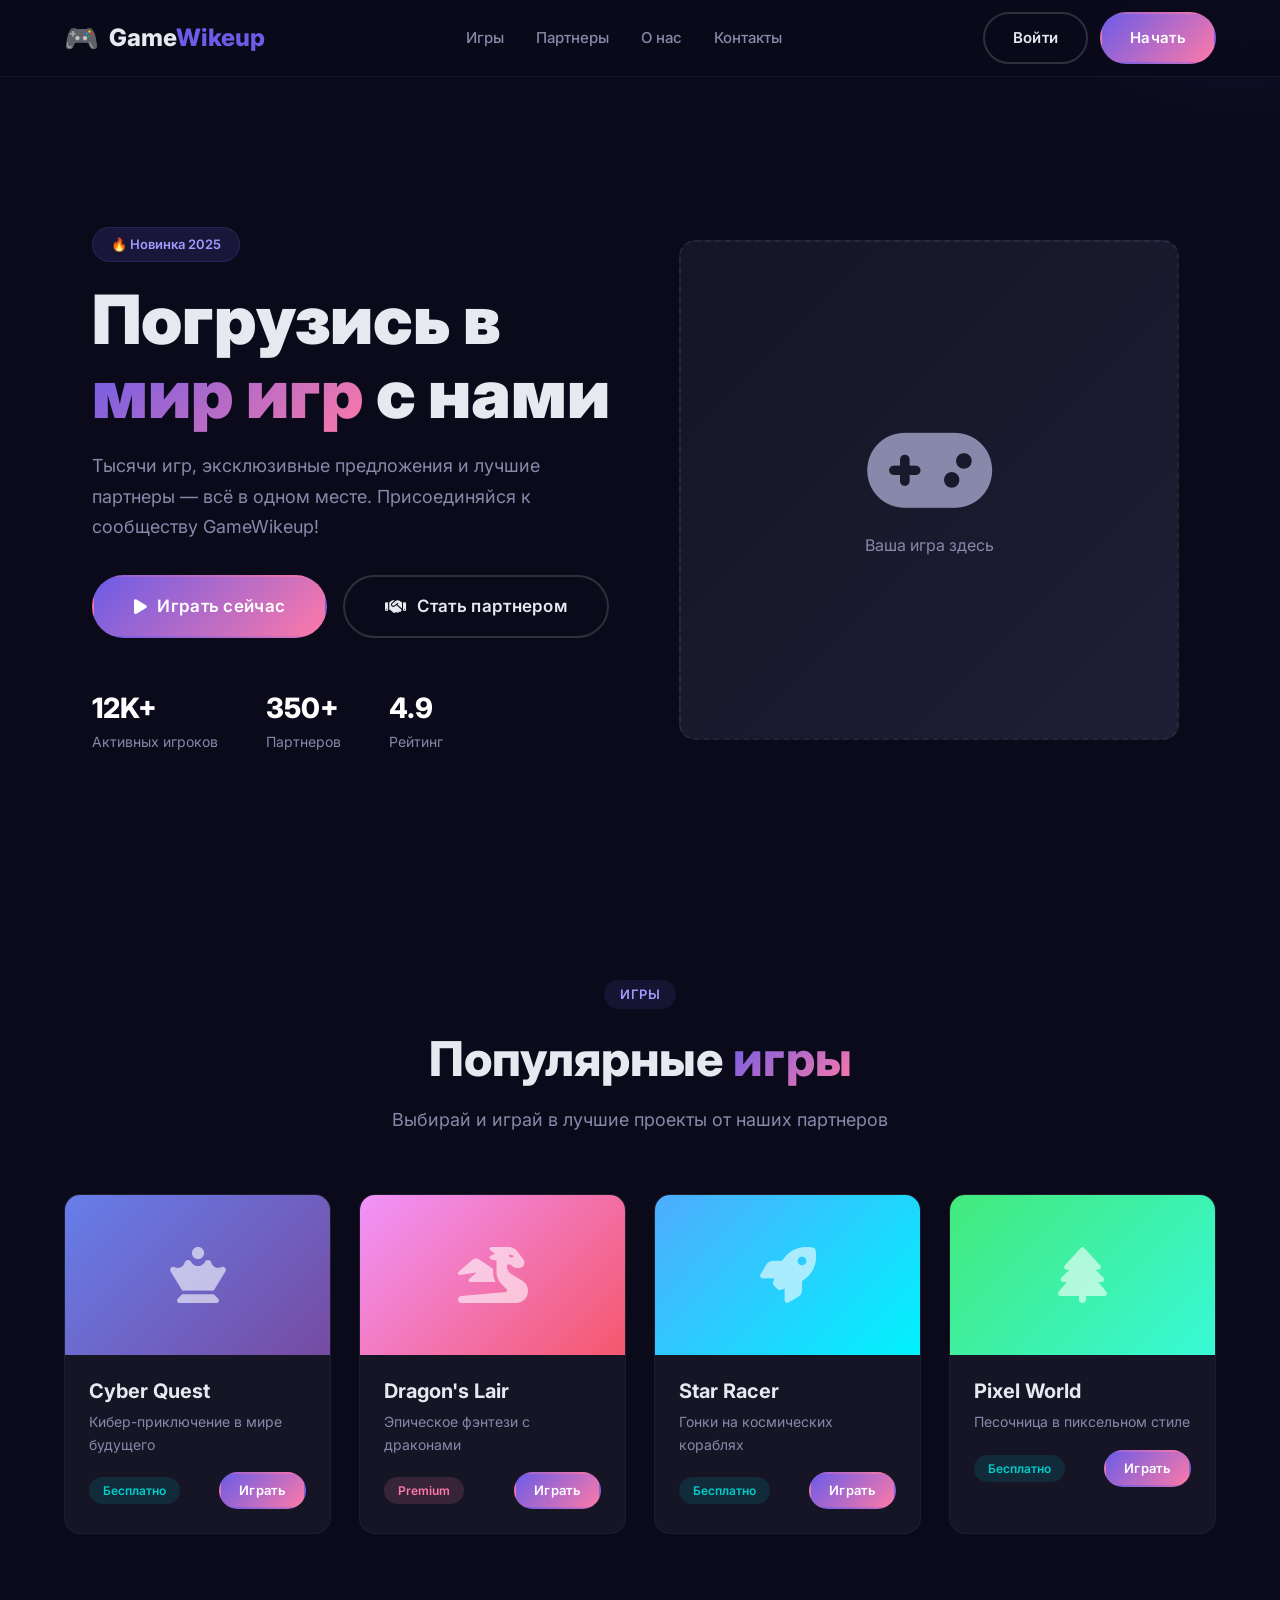
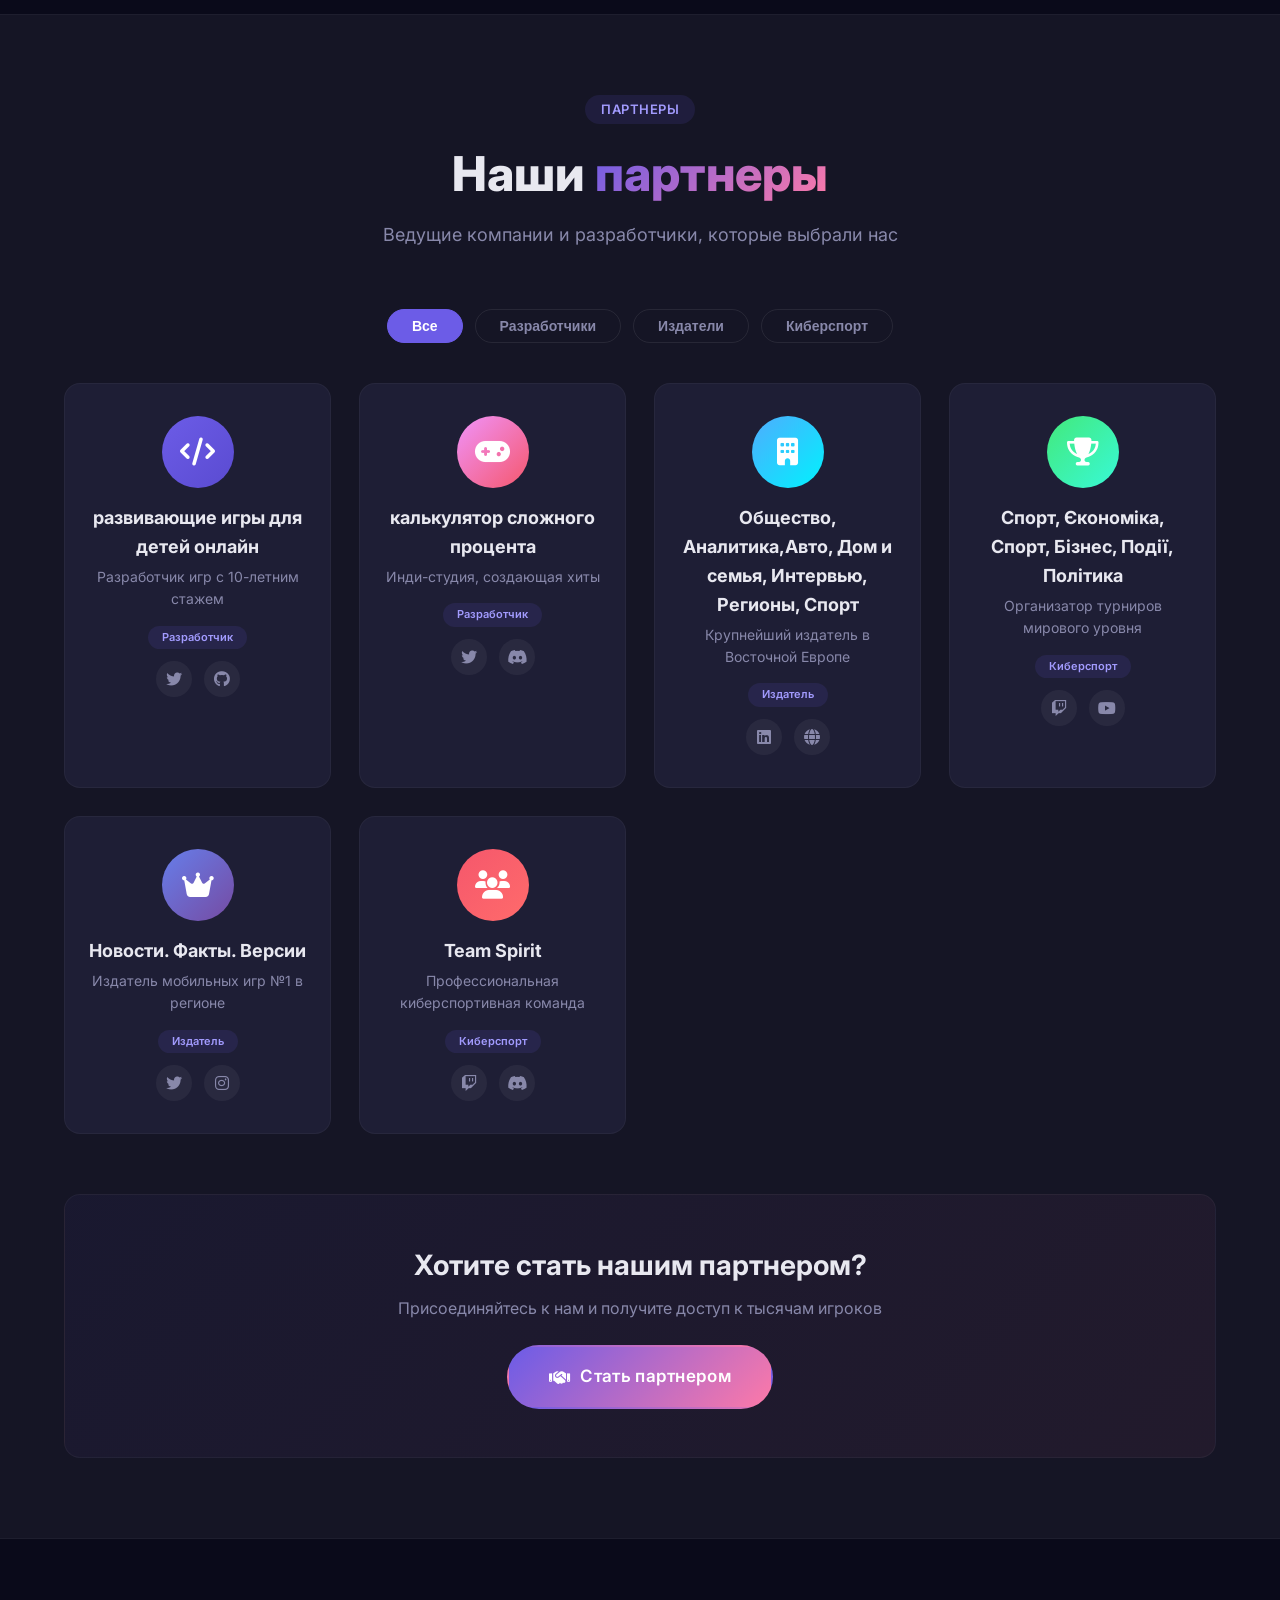
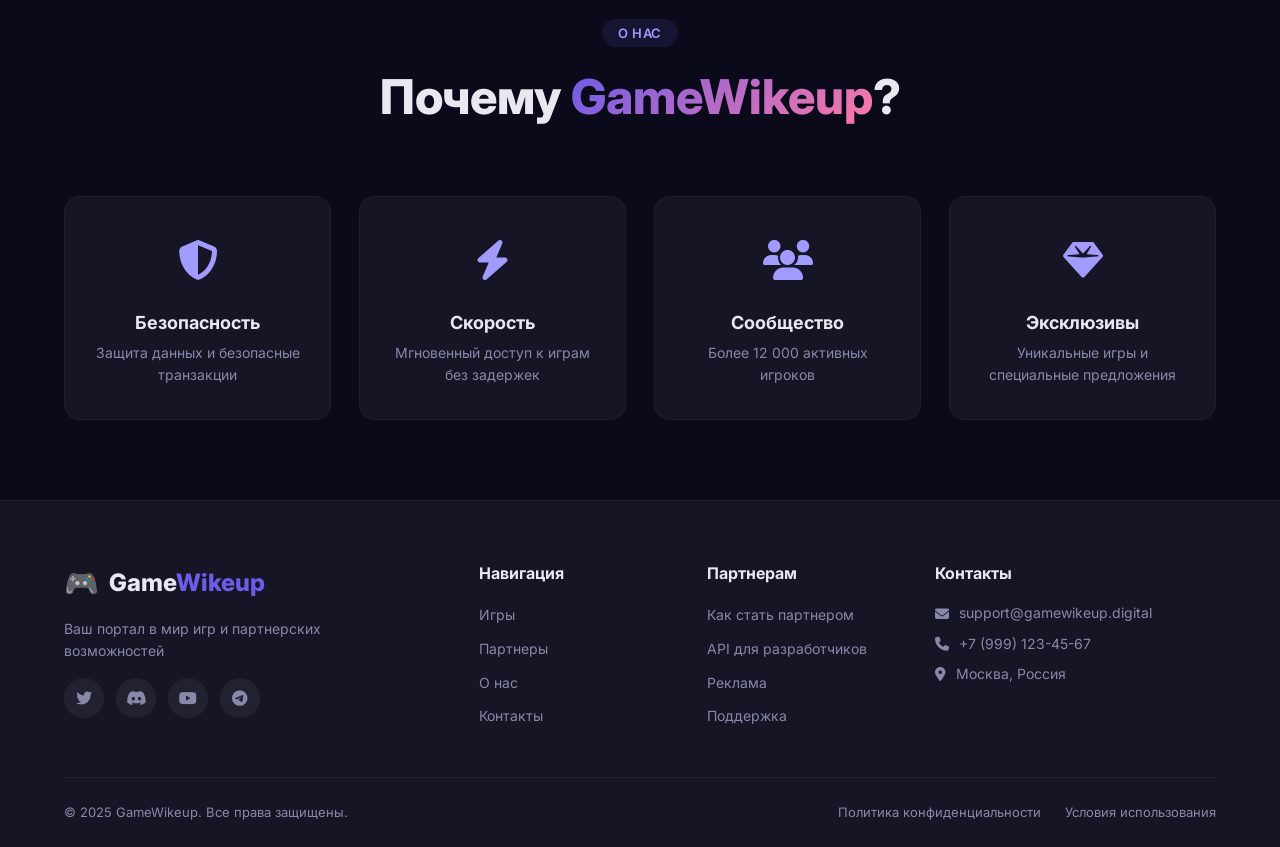
<file: index.html>
<!DOCTYPE html>
<html lang="ru">
<head>
    <meta charset="UTF-8" />
    <meta name="viewport" content="width=device-width, initial-scale=1.0" />
    <title>GameWikeup — Игровой портал</title>
    <link rel="stylesheet" href="style.css" />
    <link href="https://fonts.googleapis.com/css2?family=Inter:wght@400;500;600;700;800;900&display=swap" rel="stylesheet" />
    <link rel="stylesheet" href="https://cdnjs.cloudflare.com/ajax/libs/font-awesome/6.5.0/css/all.min.css" />
</head>
<body>

    <!-- ===== HEADER / НАВИГАЦИЯ ===== -->
    <header>
        <div class="container">
            <div class="logo">
                <span class="logo-icon">🎮</span>
                <span class="logo-text">Game<span>Wikeup</span></span>
            </div>
            <nav>
                <ul>
                    <li><a href="#games">Игры</a></li>
                    <li><a href="#partners">Партнеры</a></li>
                    <li><a href="#about">О нас</a></li>
                    <li><a href="#contact">Контакты</a></li>
                </ul>
            </nav>
            <div class="header-actions">
                <a href="#" class="btn btn-outline">Войти</a>
                <a href="#" class="btn btn-primary">Начать</a>
            </div>
            <button class="mobile-menu-btn" id="mobileMenuBtn">
                <i class="fas fa-bars"></i>
            </button>
        </div>
    </header>

    <!-- ===== HERO ===== -->
    <section class="hero">
        <div class="container">
            <div class="hero-content">
                <span class="hero-badge">🔥 Новинка 2025</span>
                <h1>Погрузись в <br /><span>мир игр</span> с нами</h1>
                <p>
                    Тысячи игр, эксклюзивные предложения и лучшие партнеры — 
                    всё в одном месте. Присоединяйся к сообществу GameWikeup!
                </p>
                <div class="hero-buttons">
                    <a href="#" class="btn btn-primary btn-large">
                        <i class="fas fa-play"></i> Играть сейчас
                    </a>
                    <a href="#partners" class="btn btn-outline btn-large">
                        <i class="fas fa-handshake"></i> Стать партнером
                    </a>
                </div>
                <div class="hero-stats">
                    <div class="stat">
                        <span class="stat-number">12K+</span>
                        <span class="stat-label">Активных игроков</span>
                    </div>
                    <div class="stat">
                        <span class="stat-number">350+</span>
                        <span class="stat-label">Партнеров</span>
                    </div>
                    <div class="stat">
                        <span class="stat-number">4.9</span>
                        <span class="stat-label">Рейтинг</span>
                    </div>
                </div>
            </div>
            <div class="hero-image">
                <div class="hero-image-placeholder">
                    <i class="fas fa-gamepad"></i>
                    <span>Ваша игра здесь</span>
                </div>
            </div>
        </div>
    </section>

    <!-- ===== GAMES SECTION ===== -->
    <section class="games" id="games">
        <div class="container">
            <div class="section-header">
                <span class="section-tag">Игры</span>
                <h2>Популярные <span>игры</span></h2>
                <p>Выбирай и играй в лучшие проекты от наших партнеров</p>
            </div>
            <div class="games-grid">
                <div class="game-card">
                    <div class="game-card-image" style="background: linear-gradient(135deg, #667eea 0%, #764ba2 100%);">
                        <i class="fas fa-chess-queen"></i>
                    </div>
                    <div class="game-card-content">
                        <h3>Cyber Quest</h3>
                        <p>Кибер-приключение в мире будущего</p>
                        <div class="game-card-footer">
                            <span class="game-tag">Бесплатно</span>
                            <a href="#" class="btn btn-sm btn-primary">Играть</a>
                        </div>
                    </div>
                </div>
                <div class="game-card">
                    <div class="game-card-image" style="background: linear-gradient(135deg, #f093fb 0%, #f5576c 100%);">
                        <i class="fas fa-dragon"></i>
                    </div>
                    <div class="game-card-content">
                        <h3>Dragon's Lair</h3>
                        <p>Эпическое фэнтези с драконами</p>
                        <div class="game-card-footer">
                            <span class="game-tag game-tag-premium">Premium</span>
                            <a href="#" class="btn btn-sm btn-primary">Играть</a>
                        </div>
                    </div>
                </div>
                <div class="game-card">
                    <div class="game-card-image" style="background: linear-gradient(135deg, #4facfe 0%, #00f2fe 100%);">
                        <i class="fas fa-rocket"></i>
                    </div>
                    <div class="game-card-content">
                        <h3>Star Racer</h3>
                        <p>Гонки на космических кораблях</p>
                        <div class="game-card-footer">
                            <span class="game-tag">Бесплатно</span>
                            <a href="#" class="btn btn-sm btn-primary">Играть</a>
                        </div>
                    </div>
                </div>
                <div class="game-card">
                    <div class="game-card-image" style="background: linear-gradient(135deg, #43e97b 0%, #38f9d7 100%);">
                        <i class="fas fa-tree"></i>
                    </div>
                    <div class="game-card-content">
                        <h3>Pixel World</h3>
                        <p>Песочница в пиксельном стиле</p>
                        <div class="game-card-footer">
                            <span class="game-tag">Бесплатно</span>
                            <a href="#" class="btn btn-sm btn-primary">Играть</a>
                        </div>
                    </div>
                </div>
            </div>
        </div>
    </section>

    <!-- ===== PARTNERS SECTION ===== -->
    <section class="partners" id="partners">
        <div class="container">
            <div class="section-header">
                <span class="section-tag">Партнеры</span>
                <h2>Наши <span>партнеры</span></h2>
                <p>Ведущие компании и разработчики, которые выбрали нас</p>
            </div>

            <!-- Partner Categories -->
            <div class="partner-categories">
                <button class="category-btn active" data-category="all">Все</button>
                <button class="category-btn" data-category="developers">Разработчики</button>
                <button class="category-btn" data-category="publishers">Издатели</button>
                <button class="category-btn" data-category="esports">Киберспорт</button>
            </div>

            <!-- Partners Grid -->
            <div class="partners-grid" id="partnersGrid">
                <div class="partner-card" data-category="developers">
                    <div class="partner-logo">
                        <i class="fas fa-code"></i>
                    </div>
                    <a href="https://game.net.ua/"> <h3>развивающие игры для детей онлайн</h3></a>
                     <p>Разработчик игр с 10-летним стажем</p>
                    <span class="partner-category-tag">Разработчик</span>
                    <div class="partner-social">
                        <a href="#"><i class="fab fa-twitter"></i></a>
                        <a href="#"><i class="fab fa-github"></i></a>
                    </div>
                </div>

                <div class="partner-card" data-category="developers">
                    <div class="partner-logo" style="background: linear-gradient(135deg, #f093fb, #f5576c);">
                        <i class="fas fa-gamepad"></i>
                    </div>
                  <a href="https://finacia.net/compound-investment-calculator/"> <h3>калькулятор сложного процента</h3></a>  
                    <p>Инди-студия, создающая хиты</p>
                    <span class="partner-category-tag">Разработчик</span>
                    <div class="partner-social">
                        <a href="#"><i class="fab fa-twitter"></i></a>
                        <a href="#"><i class="fab fa-discord"></i></a>
                    </div>
                </div>

                <div class="partner-card" data-category="publishers">
                    <div class="partner-logo" style="background: linear-gradient(135deg, #4facfe, #00f2fe);">
                        <i class="fas fa-building"></i>
                    </div>
                    <a href="https://versii.net/"> <h3>Общество, Аналитика,Авто, Дом и семья, Интервью, Регионы, Спорт</h3></a> 
                    <p>Крупнейший издатель в Восточной Европе</p>
                    <span class="partner-category-tag">Издатель</span>
                    <div class="partner-social">
                        <a href="#"><i class="fab fa-linkedin"></i></a>
                        <a href="#"><i class="fas fa-globe"></i></a>
                    </div>
                </div>

                <div class="partner-card" data-category="esports">
                    <div class="partner-logo" style="background: linear-gradient(135deg, #43e97b, #38f9d7);">
                        <i class="fas fa-trophy"></i>
                    </div>
                   <a href="https://novosti.org.ua/"> <h3>Спорт, Єкономіка, Спорт, Бізнес, Події, Політика</h3></a> 
                    <p>Организатор турниров мирового уровня</p>
                    <span class="partner-category-tag">Киберспорт</span>
                    <div class="partner-social">
                        <a href="#"><i class="fab fa-twitch"></i></a>
                        <a href="#"><i class="fab fa-youtube"></i></a>
                    </div>
                </div>

                <div class="partner-card" data-category="publishers">
                    <div class="partner-logo" style="background: linear-gradient(135deg, #667eea, #764ba2);">
                        <i class="fas fa-crown"></i>
                    </div>
                    <a href="https://versiiua.net/"> <h3>Новости. Факты. Версии</h3></a> 
                    <p>Издатель мобильных игр №1 в регионе</p>
                    <span class="partner-category-tag">Издатель</span>
                    <div class="partner-social">
                        <a href="#"><i class="fab fa-twitter"></i></a>
                        <a href="#"><i class="fab fa-instagram"></i></a>
                    </div>
                </div>

                <div class="partner-card" data-category="esports">
                    <div class="partner-logo" style="background: linear-gradient(135deg, #f5576c, #ff6b6b);">
                        <i class="fas fa-users"></i>
                    </div>
                    <h3>Team Spirit</h3>
                    <p>Профессиональная киберспортивная команда</p>
                    <span class="partner-category-tag">Киберспорт</span>
                    <div class="partner-social">
                        <a href="#"><i class="fab fa-twitch"></i></a>
                        <a href="#"><i class="fab fa-discord"></i></a>
                    </div>
                </div>
            </div>

            <!-- Partner CTA -->
            <div class="partner-cta">
                <h3>Хотите стать нашим партнером?</h3>
                <p>Присоединяйтесь к нам и получите доступ к тысячам игроков</p>
                <a href="#" class="btn btn-primary btn-large">
                    <i class="fas fa-handshake"></i> Стать партнером
                </a>
            </div>
        </div>
    </section>

    <!-- ===== ABOUT / FEATURES ===== -->
    <section class="about" id="about">
        <div class="container">
            <div class="section-header">
                <span class="section-tag">О нас</span>
                <h2>Почему <span>GameWikeup</span>?</h2>
            </div>
            <div class="features-grid">
                <div class="feature-card">
                    <div class="feature-icon"><i class="fas fa-shield-alt"></i></div>
                    <h3>Безопасность</h3>
                    <p>Защита данных и безопасные транзакции</p>
                </div>
                <div class="feature-card">
                    <div class="feature-icon"><i class="fas fa-bolt"></i></div>
                    <h3>Скорость</h3>
                    <p>Мгновенный доступ к играм без задержек</p>
                </div>
                <div class="feature-card">
                    <div class="feature-icon"><i class="fas fa-users"></i></div>
                    <h3>Сообщество</h3>
                    <p>Более 12 000 активных игроков</p>
                </div>
                <div class="feature-card">
                    <div class="feature-icon"><i class="fas fa-gem"></i></div>
                    <h3>Эксклюзивы</h3>
                    <p>Уникальные игры и специальные предложения</p>
                </div>
            </div>
        </div>
    </section>

    <!-- ===== FOOTER / CONTACT ===== -->
    <footer id="contact">
        <div class="container">
            <div class="footer-grid">
                <div class="footer-brand">
                    <div class="logo">
                        <span class="logo-icon">🎮</span>
                        <span class="logo-text">Game<span>Wikeup</span></span>
                    </div>
                    <p>Ваш портал в мир игр и партнерских возможностей</p>
                    <div class="footer-social">
                        <a href="#"><i class="fab fa-twitter"></i></a>
                        <a href="#"><i class="fab fa-discord"></i></a>
                        <a href="#"><i class="fab fa-youtube"></i></a>
                        <a href="#"><i class="fab fa-telegram"></i></a>
                    </div>
                </div>
                <div class="footer-links">
                    <h4>Навигация</h4>
                    <ul>
                        <li><a href="#games">Игры</a></li>
                        <li><a href="#partners">Партнеры</a></li>
                        <li><a href="#about">О нас</a></li>
                        <li><a href="#contact">Контакты</a></li>
                    </ul>
                </div>
                <div class="footer-links">
                    <h4>Партнерам</h4>
                    <ul>
                        <li><a href="#">Как стать партнером</a></li>
                        <li><a href="#">API для разработчиков</a></li>
                        <li><a href="#">Реклама</a></li>
                        <li><a href="#">Поддержка</a></li>
                    </ul>
                </div>
                <div class="footer-contact">
                    <h4>Контакты</h4>
                    <p><i class="fas fa-envelope"></i> support@gamewikeup.digital</p>
                    <p><i class="fas fa-phone"></i> +7 (999) 123-45-67</p>
                    <p><i class="fas fa-map-marker-alt"></i> Москва, Россия</p>
                </div>
            </div>
            <div class="footer-bottom">
                <p>&copy; 2025 GameWikeup. Все права защищены.</p>
                <p>
                    <a href="#">Политика конфиденциальности</a>
                    <a href="#">Условия использования</a>
                </p>
            </div>
        </div>
    </footer>

    <script src="script.js"></script>
</body>
</html>
</file>
<file: style.css>
/* ===== RESET & BASE ===== */
* {
    margin: 0;
    padding: 0;
    box-sizing: border-box;
}

:root {
    --primary: #6c5ce7;
    --primary-dark: #5a4bd1;
    --primary-light: #a29bfe;
    --secondary: #fd79a8;
    --accent: #00cec9;
    --dark: #0a0a1a;
    --dark-card: #151525;
    --dark-surface: #1e1e35;
    --text: #e8e8f0;
    --text-muted: #8888aa;
    --radius: 16px;
    --shadow: 0 20px 60px rgba(0, 0, 0, 0.4);
    --transition: 0.3s cubic-bezier(0.4, 0, 0.2, 1);
}

html {
    scroll-behavior: smooth;
}

body {
    font-family: 'Inter', -apple-system, BlinkMacSystemFont, sans-serif;
    background: var(--dark);
    color: var(--text);
    line-height: 1.6;
    -webkit-font-smoothing: antialiased;
}

a {
    text-decoration: none;
    color: inherit;
}

ul {
    list-style: none;
}

.container {
    max-width: 1200px;
    margin: 0 auto;
    padding: 0 24px;
}

/* ===== BUTTONS ===== */
.btn {
    display: inline-flex;
    align-items: center;
    gap: 10px;
    padding: 12px 28px;
    border-radius: 50px;
    font-weight: 600;
    font-size: 15px;
    transition: var(--transition);
    border: 2px solid transparent;
    cursor: pointer;
    letter-spacing: 0.3px;
}

.btn-primary {
    background: linear-gradient(135deg, var(--primary), var(--secondary));
    color: #fff;
    border-color: transparent;
}
.btn-primary:hover {
    transform: translateY(-3px);
    box-shadow: 0 12px 40px rgba(108, 92, 231, 0.35);
}

.btn-outline {
    background: transparent;
    color: var(--text);
    border-color: rgba(255, 255, 255, 0.15);
}
.btn-outline:hover {
    border-color: var(--primary);
    background: rgba(108, 92, 231, 0.08);
}

.btn-large {
    padding: 16px 40px;
    font-size: 17px;
}

.btn-sm {
    padding: 6px 18px;
    font-size: 13px;
}

/* ===== HEADER ===== */
header {
    position: fixed;
    top: 0;
    left: 0;
    right: 0;
    z-index: 1000;
    background: rgba(10, 10, 26, 0.85);
    backdrop-filter: blur(20px);
    border-bottom: 1px solid rgba(255, 255, 255, 0.05);
    padding: 12px 0;
}

header .container {
    display: flex;
    align-items: center;
    justify-content: space-between;
}

.logo {
    display: flex;
    align-items: center;
    gap: 10px;
    font-size: 24px;
    font-weight: 800;
}
.logo-icon {
    font-size: 28px;
}
.logo-text span {
    color: var(--primary);
}

nav ul {
    display: flex;
    gap: 32px;
    font-weight: 500;
}
nav ul li a {
    color: var(--text-muted);
    transition: var(--transition);
    font-size: 15px;
}
nav ul li a:hover {
    color: #fff;
}

.header-actions {
    display: flex;
    gap: 12px;
}

.mobile-menu-btn {
    display: none;
    background: none;
    border: none;
    color: #fff;
    font-size: 24px;
    cursor: pointer;
}

/* ===== HERO ===== */
.hero {
    padding: 160px 0 80px;
    min-height: 100vh;
    display: flex;
    align-items: center;
    position: relative;
    overflow: hidden;
}
.hero::before {
    content: '';
    position: absolute;
    top: -50%;
    right: -20%;
    width: 600px;
    height: 600px;
    background: radial-gradient(circle, rgba(108, 92, 231, 0.15) 0%, transparent 70%);
    border-radius: 50%;
    pointer-events: none;
}

.hero .container {
    display: grid;
    grid-template-columns: 1fr 1fr;
    gap: 60px;
    align-items: center;
    position: relative;
    z-index: 1;
}

.hero-badge {
    display: inline-block;
    background: rgba(108, 92, 231, 0.15);
    color: var(--primary-light);
    padding: 6px 18px;
    border-radius: 50px;
    font-size: 13px;
    font-weight: 600;
    margin-bottom: 20px;
    border: 1px solid rgba(108, 92, 231, 0.2);
}

.hero-content h1 {
    font-size: clamp(40px, 6vw, 68px);
    font-weight: 900;
    line-height: 1.1;
    margin-bottom: 20px;
}
.hero-content h1 span {
    background: linear-gradient(135deg, var(--primary), var(--secondary));
    -webkit-background-clip: text;
    -webkit-text-fill-color: transparent;
}

.hero-content p {
    font-size: 18px;
    color: var(--text-muted);
    max-width: 500px;
    margin-bottom: 32px;
    line-height: 1.7;
}

.hero-buttons {
    display: flex;
    flex-wrap: wrap;
    gap: 16px;
    margin-bottom: 48px;
}

.hero-stats {
    display: flex;
    gap: 48px;
}
.stat {
    display: flex;
    flex-direction: column;
}
.stat-number {
    font-size: 28px;
    font-weight: 800;
    color: #fff;
}
.stat-label {
    font-size: 14px;
    color: var(--text-muted);
}

.hero-image-placeholder {
    width: 100%;
    aspect-ratio: 1/1;
    max-width: 500px;
    margin: 0 auto;
    background: linear-gradient(135deg, var(--dark-card), var(--dark-surface));
    border-radius: var(--radius);
    display: flex;
    flex-direction: column;
    align-items: center;
    justify-content: center;
    border: 2px dashed rgba(255, 255, 255, 0.06);
    font-size: 100px;
    color: var(--text-muted);
}
.hero-image-placeholder span {
    font-size: 16px;
    margin-top: 12px;
}

/* ===== SECTION HEADER ===== */
.section-header {
    text-align: center;
    margin-bottom: 60px;
}
.section-tag {
    display: inline-block;
    background: rgba(108, 92, 231, 0.12);
    color: var(--primary-light);
    padding: 4px 16px;
    border-radius: 50px;
    font-size: 13px;
    font-weight: 600;
    letter-spacing: 0.5px;
    text-transform: uppercase;
    margin-bottom: 12px;
}
.section-header h2 {
    font-size: clamp(32px, 4vw, 48px);
    font-weight: 800;
}
.section-header h2 span {
    background: linear-gradient(135deg, var(--primary), var(--secondary));
    -webkit-background-clip: text;
    -webkit-text-fill-color: transparent;
}
.section-header p {
    color: var(--text-muted);
    font-size: 18px;
    margin-top: 8px;
}

/* ===== GAMES ===== */
.games {
    padding: 80px 0;
}

.games-grid {
    display: grid;
    grid-template-columns: repeat(auto-fit, minmax(260px, 1fr));
    gap: 28px;
}

.game-card {
    background: var(--dark-card);
    border-radius: var(--radius);
    overflow: hidden;
    border: 1px solid rgba(255, 255, 255, 0.04);
    transition: var(--transition);
}
.game-card:hover {
    transform: translateY(-6px);
    border-color: rgba(108, 92, 231, 0.2);
    box-shadow: var(--shadow);
}

.game-card-image {
    height: 160px;
    display: flex;
    align-items: center;
    justify-content: center;
    font-size: 56px;
    color: rgba(255, 255, 255, 0.6);
}

.game-card-content {
    padding: 20px 24px 24px;
}
.game-card-content h3 {
    font-size: 20px;
    font-weight: 700;
    margin-bottom: 4px;
}
.game-card-content p {
    color: var(--text-muted);
    font-size: 14px;
    margin-bottom: 16px;
}

.game-card-footer {
    display: flex;
    justify-content: space-between;
    align-items: center;
}

.game-tag {
    font-size: 12px;
    font-weight: 600;
    padding: 4px 14px;
    border-radius: 50px;
    background: rgba(0, 206, 201, 0.12);
    color: var(--accent);
}
.game-tag-premium {
    background: rgba(253, 121, 168, 0.15);
    color: var(--secondary);
}

/* ===== PARTNERS ===== */
.partners {
    padding: 80px 0;
    background: var(--dark-card);
    border-top: 1px solid rgba(255, 255, 255, 0.04);
    border-bottom: 1px solid rgba(255, 255, 255, 0.04);
}

.partner-categories {
    display: flex;
    flex-wrap: wrap;
    justify-content: center;
    gap: 12px;
    margin-bottom: 40px;
}

.category-btn {
    padding: 8px 24px;
    border-radius: 50px;
    border: 1px solid rgba(255, 255, 255, 0.08);
    background: transparent;
    color: var(--text-muted);
    font-weight: 600;
    font-size: 14px;
    cursor: pointer;
    transition: var(--transition);
}
.category-btn:hover,
.category-btn.active {
    background: var(--primary);
    color: #fff;
    border-color: var(--primary);
}

.partners-grid {
    display: grid;
    grid-template-columns: repeat(auto-fit, minmax(250px, 1fr));
    gap: 28px;
    margin-bottom: 60px;
}

.partner-card {
    background: var(--dark-surface);
    padding: 32px 24px;
    border-radius: var(--radius);
    text-align: center;
    border: 1px solid rgba(255, 255, 255, 0.04);
    transition: var(--transition);
}
.partner-card:hover {
    border-color: rgba(108, 92, 231, 0.2);
    transform: translateY(-4px);
}

.partner-logo {
    width: 72px;
    height: 72px;
    margin: 0 auto 16px;
    border-radius: 50%;
    background: linear-gradient(135deg, var(--primary), var(--primary-dark));
    display: flex;
    align-items: center;
    justify-content: center;
    font-size: 28px;
    color: #fff;
}
.partner-card h3 {
    font-size: 18px;
    font-weight: 700;
    margin-bottom: 4px;
}
.partner-card p {
    font-size: 14px;
    color: var(--text-muted);
    margin-bottom: 12px;
}

.partner-category-tag {
    display: inline-block;
    font-size: 11px;
    font-weight: 600;
    padding: 3px 14px;
    border-radius: 50px;
    background: rgba(108, 92, 231, 0.12);
    color: var(--primary-light);
    margin-bottom: 12px;
}

.partner-social {
    display: flex;
    justify-content: center;
    gap: 12px;
}
.partner-social a {
    width: 36px;
    height: 36px;
    border-radius: 50%;
    background: rgba(255, 255, 255, 0.05);
    display: flex;
    align-items: center;
    justify-content: center;
    color: var(--text-muted);
    transition: var(--transition);
}
.partner-social a:hover {
    background: var(--primary);
    color: #fff;
}

.partner-cta {
    text-align: center;
    padding: 48px 32px;
    background: linear-gradient(135deg, rgba(108, 92, 231, 0.06), rgba(253, 121, 168, 0.06));
    border-radius: var(--radius);
    border: 1px solid rgba(255, 255, 255, 0.04);
}
.partner-cta h3 {
    font-size: 28px;
    font-weight: 700;
    margin-bottom: 8px;
}
.partner-cta p {
    color: var(--text-muted);
    margin-bottom: 24px;
}

/* ===== ABOUT / FEATURES ===== */
.about {
    padding: 80px 0;
}

.features-grid {
    display: grid;
    grid-template-columns: repeat(auto-fit, minmax(240px, 1fr));
    gap: 28px;
}

.feature-card {
    background: var(--dark-card);
    padding: 32px 24px;
    border-radius: var(--radius);
    text-align: center;
    border: 1px solid rgba(255, 255, 255, 0.04);
    transition: var(--transition);
}
.feature-card:hover {
    border-color: rgba(108, 92, 231, 0.2);
}

.feature-icon {
    font-size: 40px;
    margin-bottom: 16px;
    color: var(--primary-light);
}
.feature-card h3 {
    font-size: 18px;
    font-weight: 700;
    margin-bottom: 4px;
}
.feature-card p {
    color: var(--text-muted);
    font-size: 14px;
}

/* ===== FOOTER ===== */
footer {
    background: var(--dark-card);
    padding: 60px 0 24px;
    border-top: 1px solid rgba(255, 255, 255, 0.04);
}

.footer-grid {
    display: grid;
    grid-template-columns: 2fr 1fr 1fr 1.5fr;
    gap: 40px;
    margin-bottom: 40px;
}

.footer-brand .logo {
    margin-bottom: 12px;
}
.footer-brand p {
    color: var(--text-muted);
    font-size: 14px;
    max-width: 300px;
}

.footer-social {
    display: flex;
    gap: 12px;
    margin-top: 16px;
}
.footer-social a {
    width: 40px;
    height: 40px;
    border-radius: 50%;
    background: rgba(255, 255, 255, 0.05);
    display: flex;
    align-items: center;
    justify-content: center;
    color: var(--text-muted);
    transition: var(--transition);
}
.footer-social a:hover {
    background: var(--primary);
    color: #fff;
}

.footer-links h4,
.footer-contact h4 {
    font-size: 16px;
    font-weight: 700;
    margin-bottom: 16px;
}
.footer-links ul li {
    margin-bottom: 8px;
}
.footer-links ul li a {
    color: var(--text-muted);
    font-size: 14px;
    transition: var(--transition);
}
.footer-links ul li a:hover {
    color: #fff;
}

.footer-contact p {
    color: var(--text-muted);
    font-size: 14px;
    margin-bottom: 8px;
    display: flex;
    align-items: center;
    gap: 10px;
}

.footer-bottom {
    border-top: 1px solid rgba(255, 255, 255, 0.05);
    padding-top: 24px;
    display: flex;
    justify-content: space-between;
    align-items: center;
    flex-wrap: wrap;
    gap: 12px;
}
.footer-bottom p {
    font-size: 13px;
    color: var(--text-muted);
}
.footer-bottom a {
    color: var(--text-muted);
    margin-left: 20px;
    transition: var(--transition);
}
.footer-bottom a:hover {
    color: #fff;
}

/* ===== RESPONSIVE ===== */
@media (max-width: 992px) {
    .hero .container {
        grid-template-columns: 1fr;
        text-align: center;
    }
    .hero-content p {
        margin-left: auto;
        margin-right: auto;
    }
    .hero-buttons {
        justify-content: center;
    }
    .hero-stats {
        justify-content: center;
    }
    .hero-image-placeholder {
        max-width: 350px;
    }
    .footer-grid {
        grid-template-columns: 1fr 1fr;
    }
}

@media (max-width: 768px) {
    nav,
    .header-actions {
        display: none;
    }
    .mobile-menu-btn {
        display: block;
    }

    /* Mobile nav (JS will toggle this) */
    nav.active {
        display: flex;
        flex-direction: column;
        position: absolute;
        top: 100%;
        left: 0;
        right: 0;
        background: var(--dark);
        padding: 24px;
        border-bottom: 1px solid rgba(255, 255, 255, 0.05);
    }
    nav.active ul {
        flex-direction: column;
        gap: 16px;
    }

    .hero-stats {
        flex-wrap: wrap;
        gap: 24px;
    }

    .footer-grid {
        grid-template-columns: 1fr;
        gap: 32px;
    }
    .footer-bottom {
        flex-direction: column;
        text-align: center;
    }
    .footer-bottom a {
        margin: 0 10px;
    }
}
</file>
